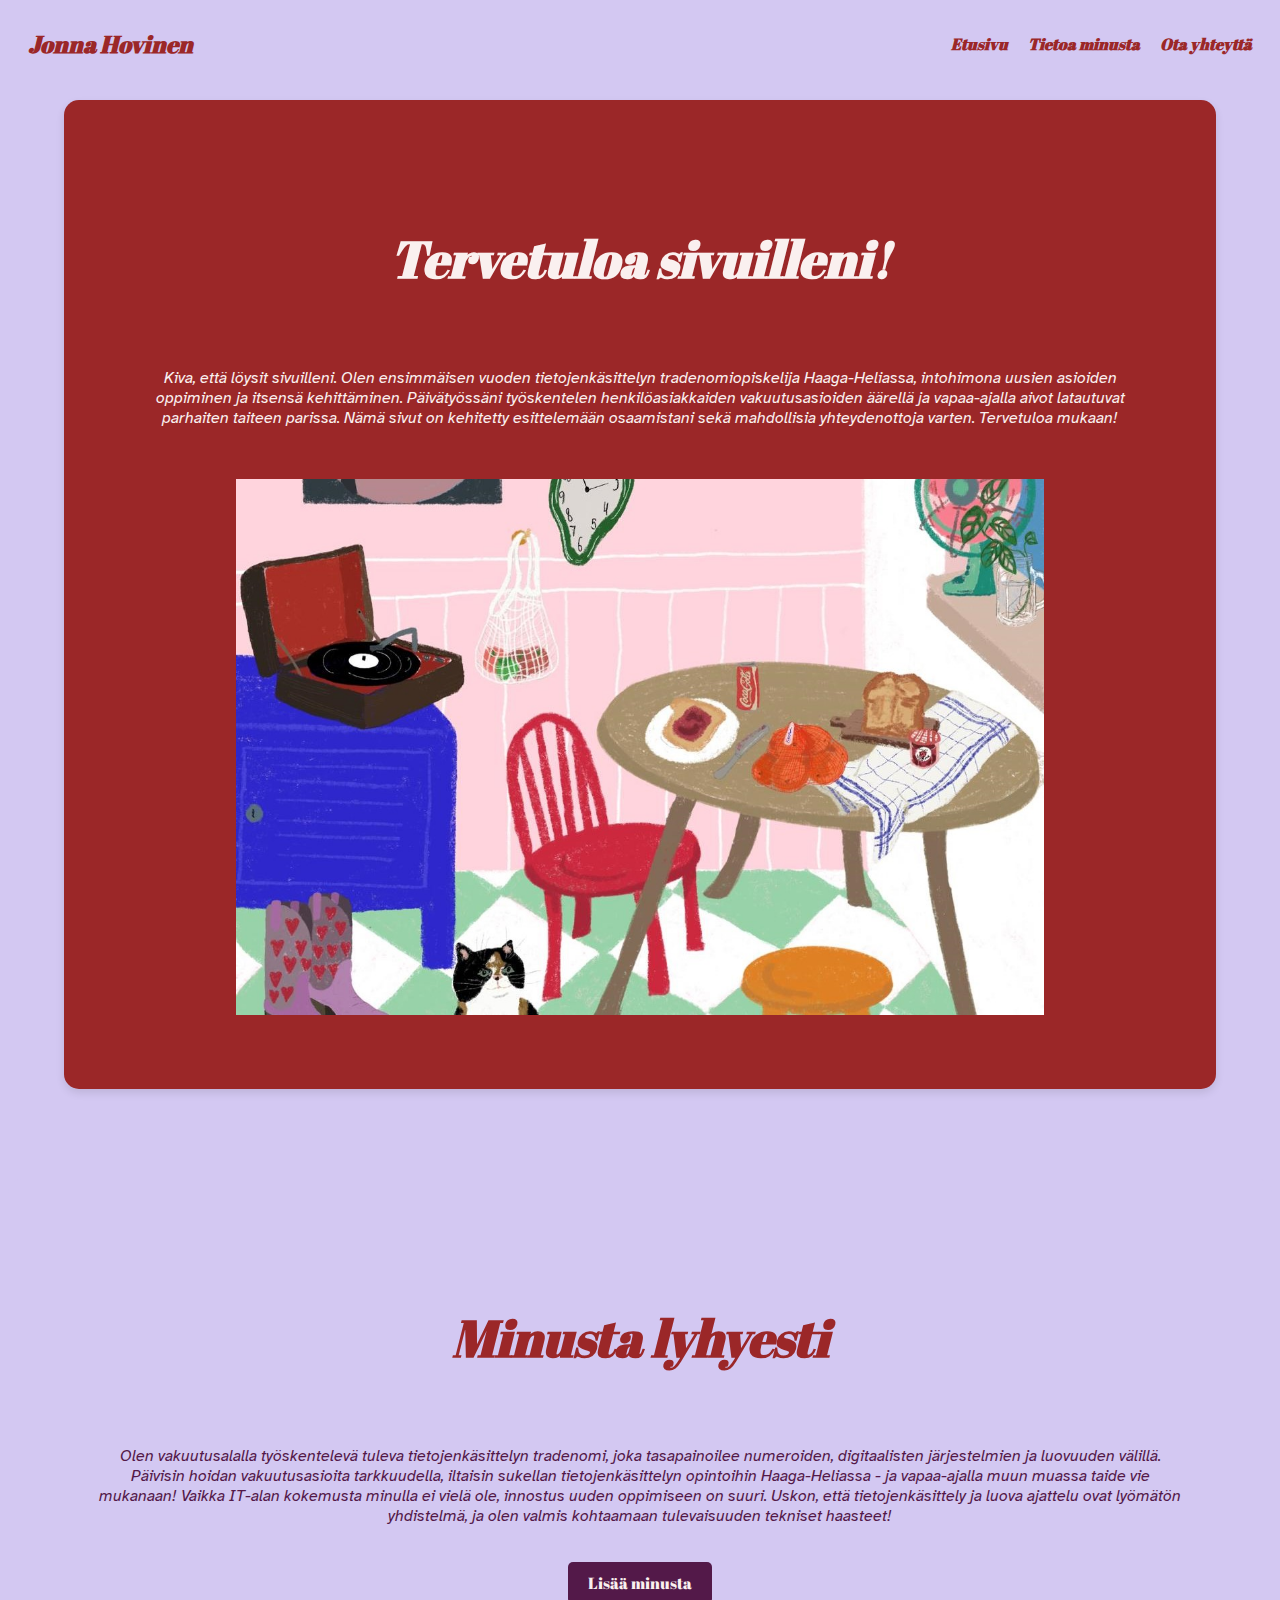
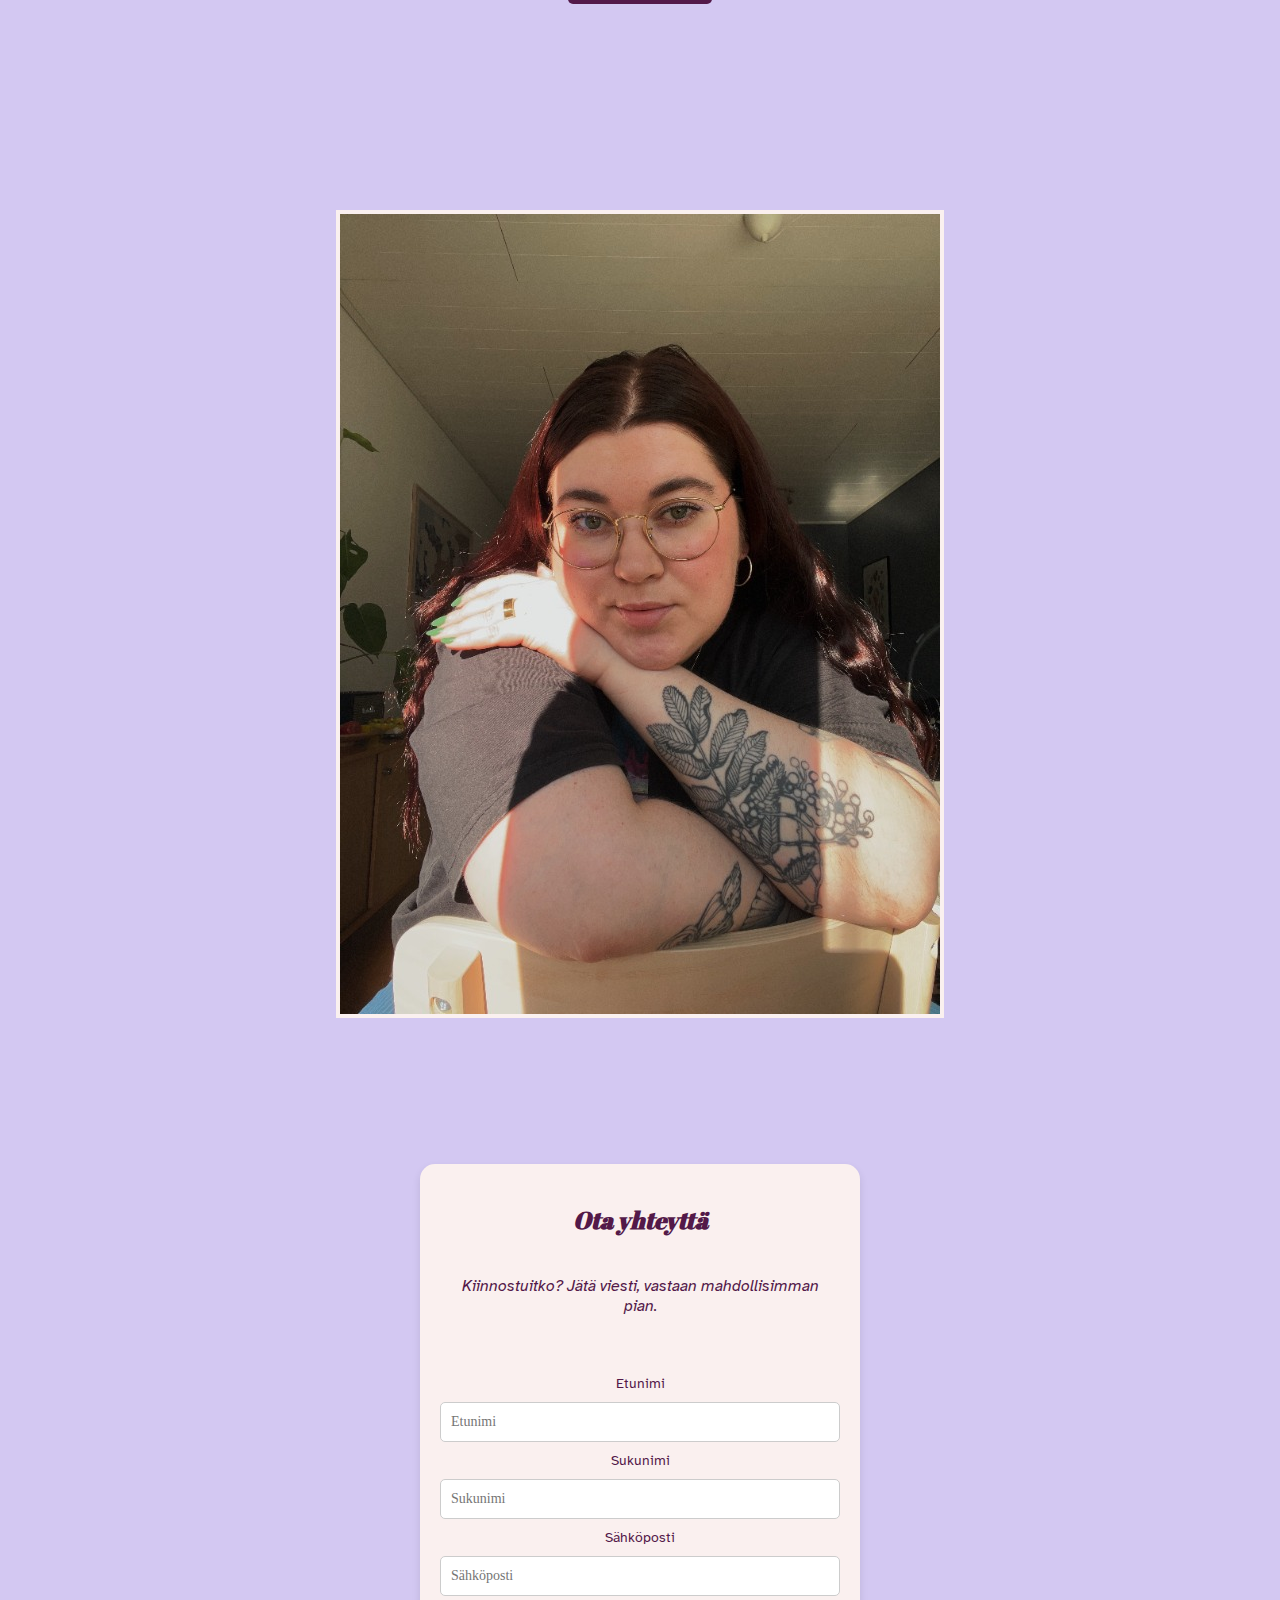
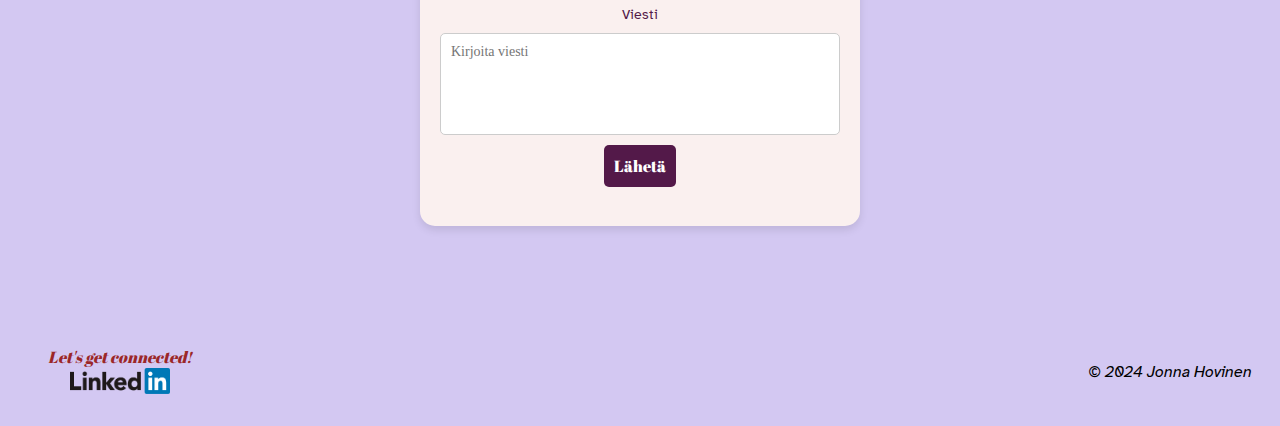
<file: index.html>
<!DOCTYPE html>
<html lang="fi">
<head>
    <meta charset="UTF-8">
    <meta name="viewport" content="width=device-width, initial-scale=1.0">
    <title>Jonna Hovinen</title>
    <link rel="stylesheet" href="style.css">
    <link rel="preconnect" href="https://fonts.googleapis.com">
    <link rel="preconnect" href="https://fonts.gstatic.com" crossorigin>
    <link href="https://fonts.googleapis.com/css2?family=Abril+Fatface&family=Atkinson+Hyperlegible:ital,wght@0,400;0,700;1,400;1,700&display=swap" rel="stylesheet">
</head>
<body>
    <header>
        <!-- sivun nimi vasemmassa reunassa -->
        <div class="site-title">Jonna Hovinen</div>
        <!-- valikko -->
        <label class="menu-toggle" for="menu-checkbox">
            <span></span>
            <span></span>
            <span></span>
        </label>
        <input type="checkbox" id="menu-checkbox" style="display: none;">
        <!-- navigointi -->
        <nav>
            <ul>
                <li><a href="index.html">Etusivu</a></li>
                <li><a href="tietoaminusta.html">Tietoa minusta</a></li>
                <li><a href="otayhteytta.html">Ota yhteyttä</a></li>
            </ul>
        </nav>
    </header>
    <!--tervetuloa-->
    <main>
        <div class="box">
            <h1>Tervetuloa sivuilleni!</h1>
            <p>Kiva, että löysit sivuilleni. Olen ensimmäisen vuoden tietojenkäsittelyn tradenomiopiskelija Haaga-Heliassa, intohimona uusien asioiden oppiminen ja itsensä kehittäminen. Päivätyössäni työskentelen henkilöasiakkaiden vakuutusasioiden äärellä ja vapaa-ajalla aivot latautuvat parhaiten taiteen parissa. Nämä sivut on kehitetty esittelemään osaamistani sekä mahdollisia yhteydenottoja varten. Tervetuloa mukaan!</p>
            <img src="etusivunkuva.jpg" alt="digipiirrostekniikalla piirretty värikäs kuva keittiön tyylísestä asetelmasta" class="box-img" loading="lazy"> 
        </div>
              <!--tervetuloa jälkeen lyhyt esittely ja kuva-->
        <div class="box2">
            <div class="minustalyhyesti">
                <h1>Minusta lyhyesti</h1>
                <p>Olen vakuutusalalla työskentelevä tuleva tietojenkäsittelyn tradenomi, joka tasapainoilee numeroiden, digitaalisten järjestelmien ja luovuuden välillä. Päivisin hoidan vakuutusasioita tarkkuudella, iltaisin sukellan tietojenkäsittelyn opintoihin Haaga-Heliassa - ja vapaa-ajalla muun muassa taide vie mukanaan! Vaikka IT-alan kokemusta minulla ei vielä ole, innostus uuden oppimiseen on suuri. Uskon, että tietojenkäsittely ja luova ajattelu ovat lyömätön yhdistelmä, ja olen valmis kohtaamaan tulevaisuuden tekniset haasteet!</p>
                <a href="tietoaminusta.html" class="button">Lisää minusta</a>
            </div>
        </div>
        <div class="omakuva">
                <img src="omakuva.jpeg" alt="omakuva Jonna Hovinen" class="oma-img">
        </div>
    <!-- yhteydenottolomake -->
        <div class="contact-container">
            <h2>Ota yhteyttä</h2>
            <p>Kiinnostuitko? Jätä viesti, vastaan mahdollisimman pian.</p>
            
            <form name="otayhteytta" method="post" action=mailto:hovinen.jonna@gmail.com class="contact-form">
                <label for="firstname">Etunimi</label>
                <input type="text" id="firstname" name="firstname" placeholder="Etunimi" required>
                <label for="lastname">Sukunimi</label>
                <input type="text" id="lastname" name="lastname" placeholder="Sukunimi" required>
                <label for="email">Sähköposti</label>
                <input type="email" id="email" name="email" placeholder="Sähköposti" required>
                <label for="message">Viesti</label>
                <textarea id="message" name="message" placeholder="Kirjoita viesti" rows="5" required></textarea>
                <input type="hidden" name="_captcha" value="false">
        
                <button type="submit" class="submit-btn">Lähetä</button>
            </form>
        </div>
    </main>
    <!-- footer -->
    <footer>
        <figure style="text-align: center;">
            <figcaption>Let's get connected!</figcaption>
            <a href="https://www.linkedin.com/in/jonna-hovinen-307b62238" target="_blank">
                <img src="LinkedIn_Logo_2013.svg.png" alt="Linkedin palvelun logo" width="100">
            </a>             
        </figure>
        <p>© 2024 Jonna Hovinen</p>
    </footer>

</body>
</html>
</file>
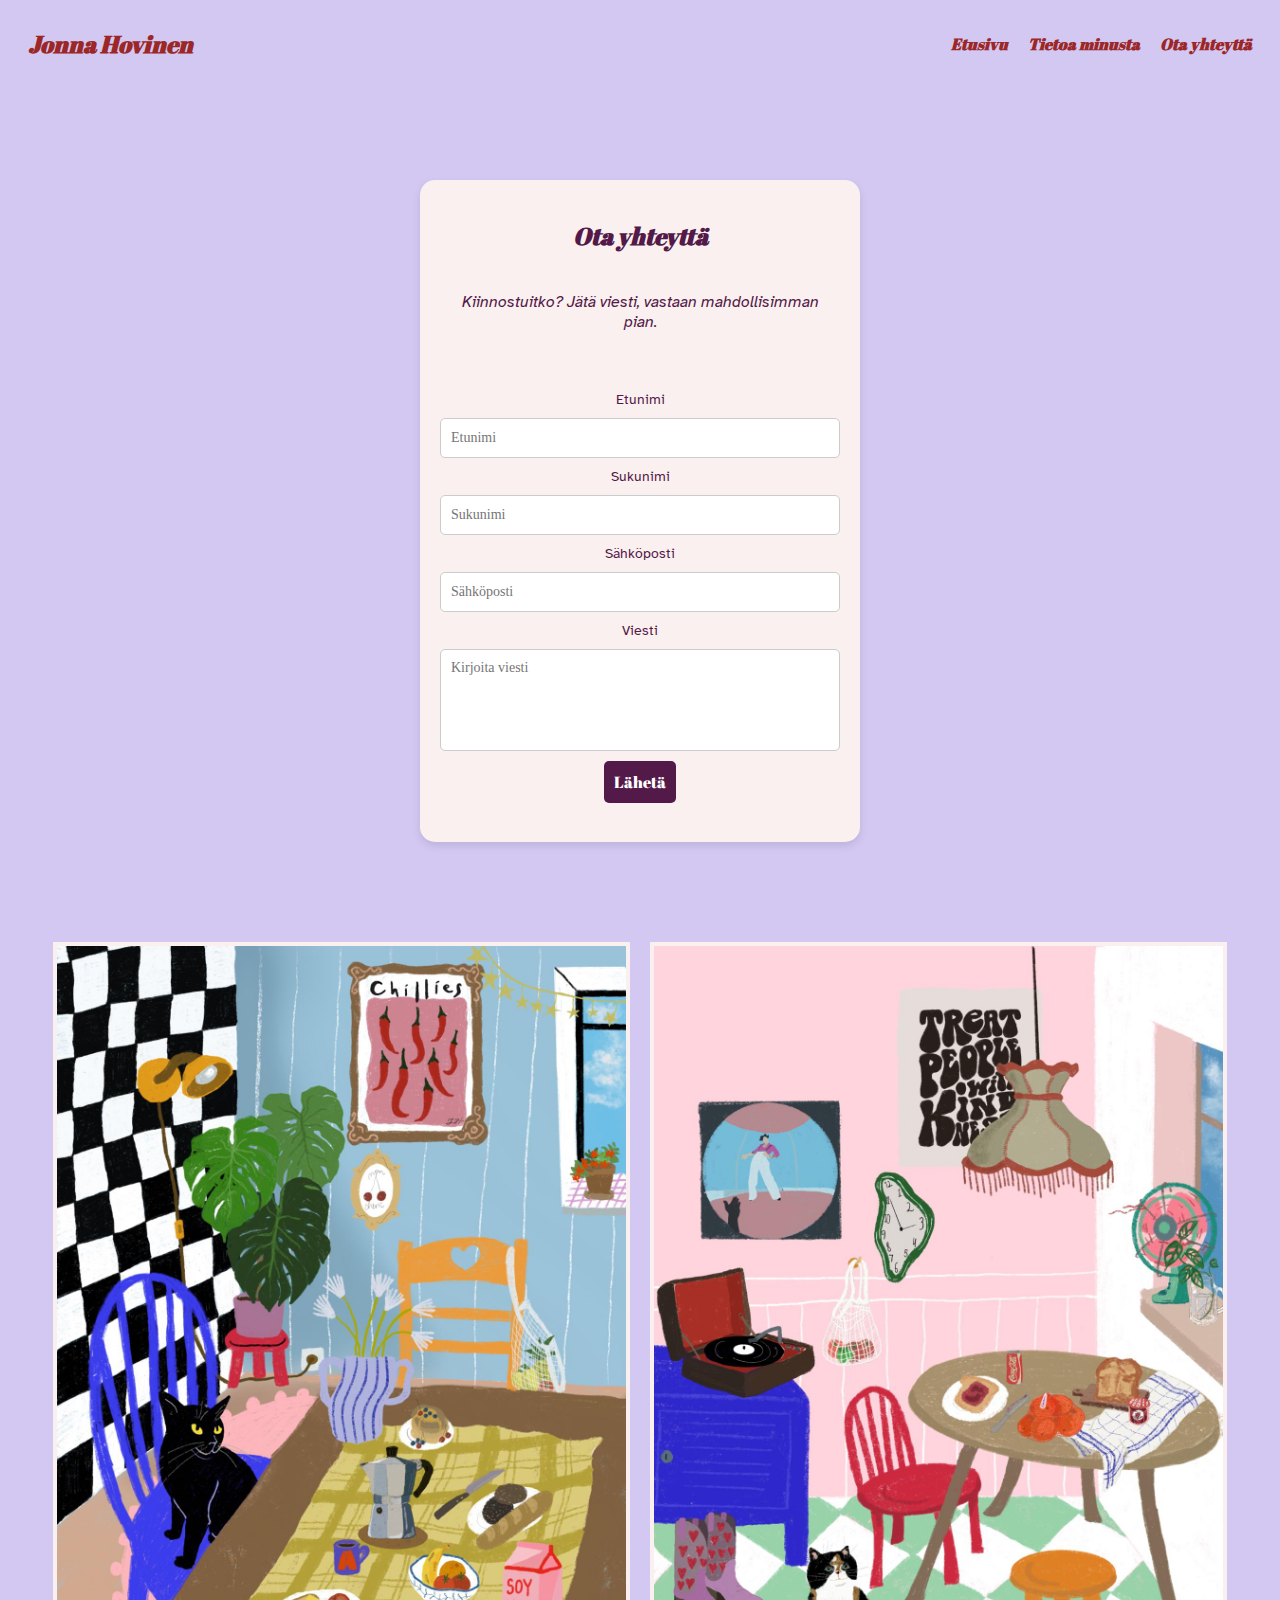
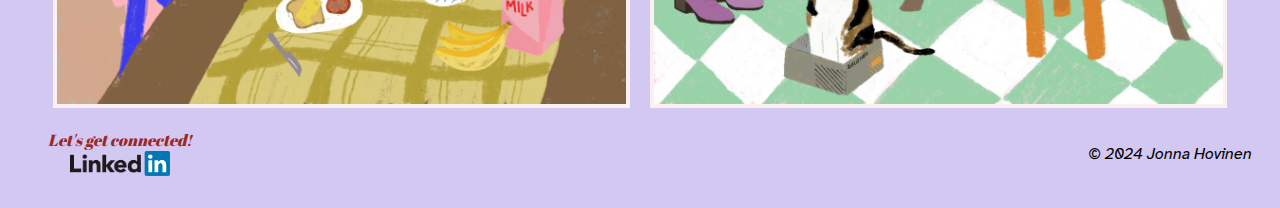
<file: otayhteytta.html>
<!DOCTYPE html>
<html lang="fi">
<head>
    <meta charset="UTF-8">
    <meta name="viewport" content="width=device-width, initial-scale=1.0">
    <title>Jonna Hovinen</title>
    <link rel="stylesheet" href="style.css">
    <link rel="preconnect" href="https://fonts.googleapis.com">
    <link rel="preconnect" href="https://fonts.gstatic.com" crossorigin>
    <link href="https://fonts.googleapis.com/css2?family=Abril+Fatface&family=Atkinson+Hyperlegible:ital,wght@0,400;0,700;1,400;1,700&display=swap" rel="stylesheet">
</head>
<body>
    <header>
        <!-- sivun nimi vasemmassa reunassa -->
        <div class="site-title">Jonna Hovinen</div>
        
        <!-- valikko -->
        <label class="menu-toggle" for="menu-checkbox">
            <span></span>
            <span></span>
            <span></span>
        </label>
        <input type="checkbox" id="menu-checkbox" style="display: none;">
    
        <!-- navigointi -->
        <nav>
            <ul>
                <li><a href="index.html">Etusivu</a></li>
                <li><a href="tietoaminusta.html">Tietoa minusta</a></li>
                <li><a href="otayhteytta.html">Ota yhteyttä</a></li>
            </ul>
        </nav>
    </header>

    <main>
        <div class="contact-container">
            <h2>Ota yhteyttä</h2>
            <p>Kiinnostuitko? Jätä viesti, vastaan mahdollisimman pian.</p>
            
            <form name="otayhteytta" method="post" action=mailto:hovinen.jonna@gmail.com class="contact-form">
                <label for="firstname">Etunimi</label>
                <input type="text" id="firstname" name="firstname" placeholder="Etunimi" required>
                <label for="lastname">Sukunimi</label>
                <input type="text" id="lastname" name="lastname" placeholder="Sukunimi" required>
                <label for="email">Sähköposti</label>
                <input type="email" id="email" name="email" placeholder="Sähköposti" required>
                <label for="message">Viesti</label>
                <textarea id="message" name="message" placeholder="Kirjoita viesti" rows="5" required></textarea>
        
                <button type="submit" class="submit-btn">Lähetä</button>
            </form>
        </div>

        <div class="image-container">
            <img src="kuva1.jpg" alt="digipiirtämistekniikalla toteutettu värikäs kuva keittiön tyyppisestä asetelmasta">
            <img src="kuva2.jpg" alt="digipiirtämistekniikalla toteutettu värikäs kuva keittiön tyyppisestä asetelmasta">
        </div>     
    </main> 
    
    <footer>
        <figure style="text-align: center;">
            <figcaption>Let's get connected!</figcaption>
            <a href="https://www.linkedin.com/in/jonna-hovinen-307b62238" target="_blank">
                <img src="LinkedIn_Logo_2013.svg.png" alt="Linkedin palvelun logo" width="100">
            </a>             
        </figure>
        <p>© 2024 Jonna Hovinen</p>
    </footer>
</body>
</html>
</file>
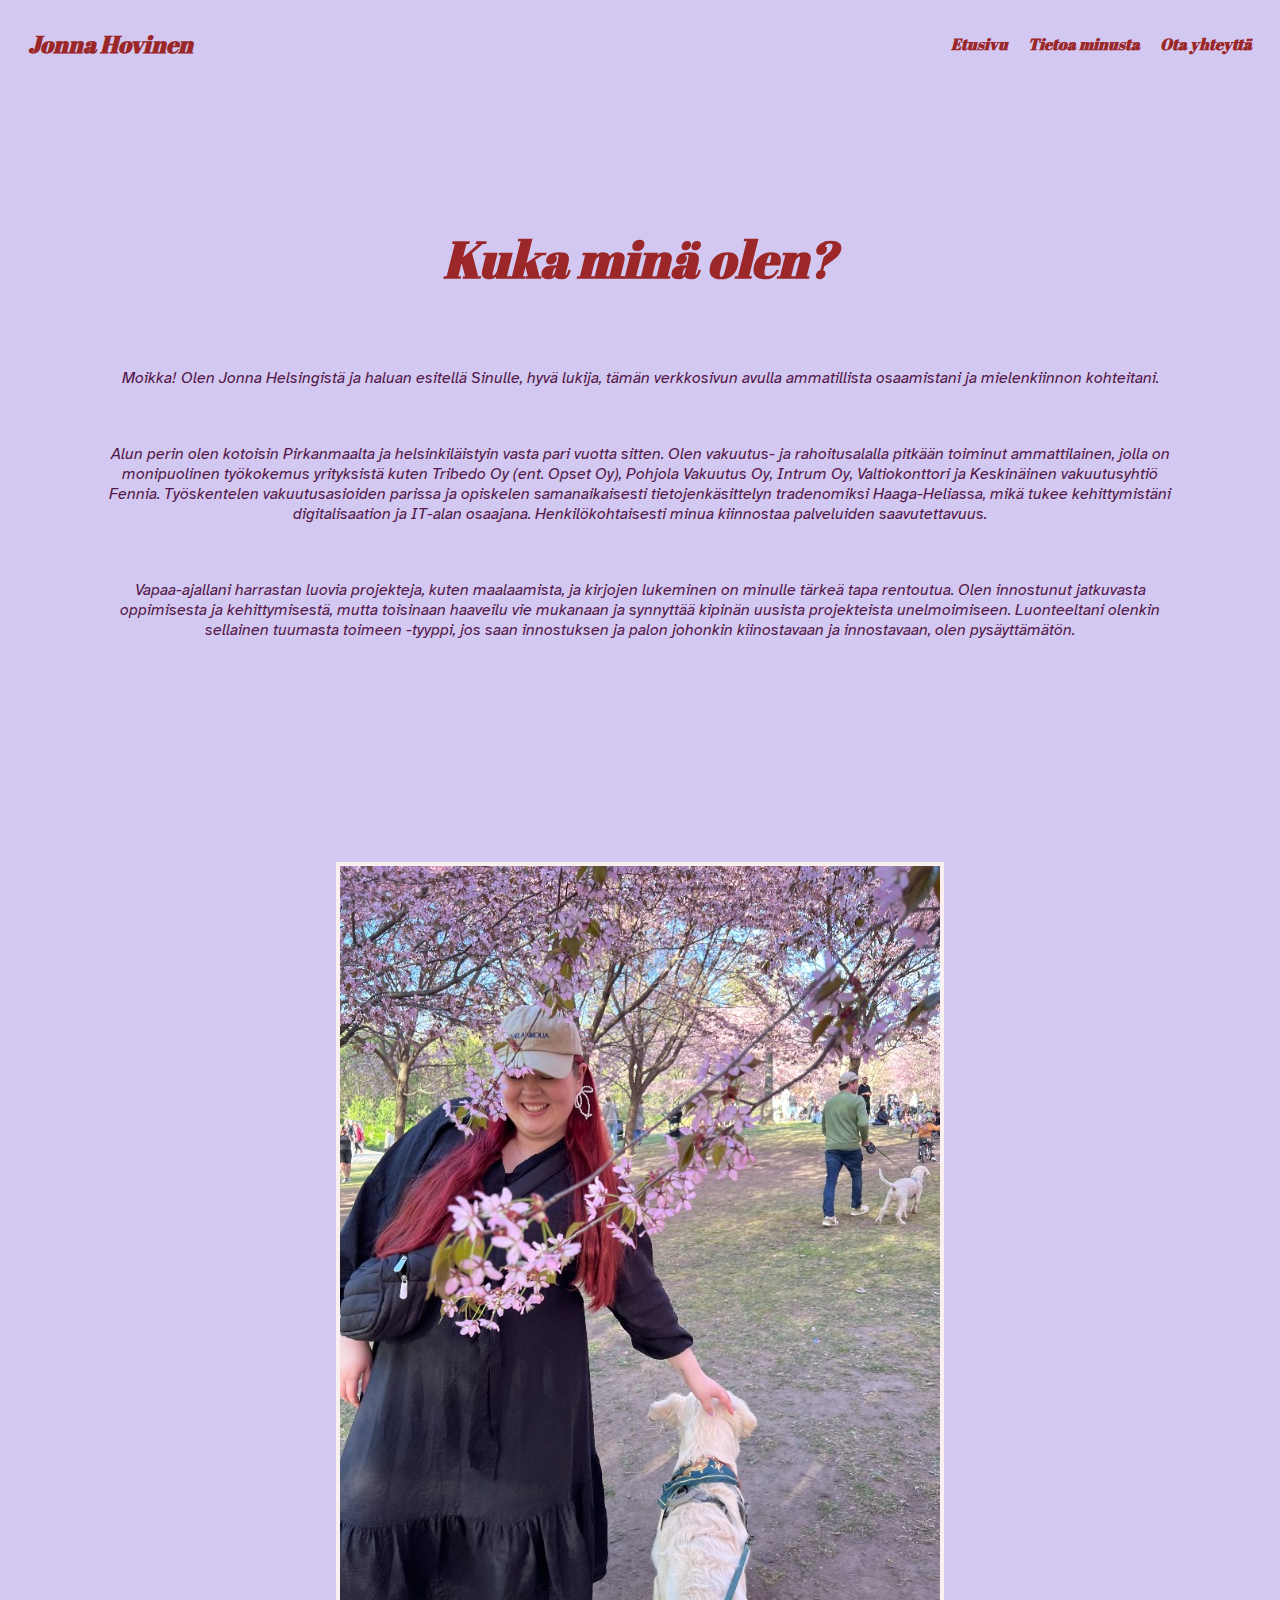
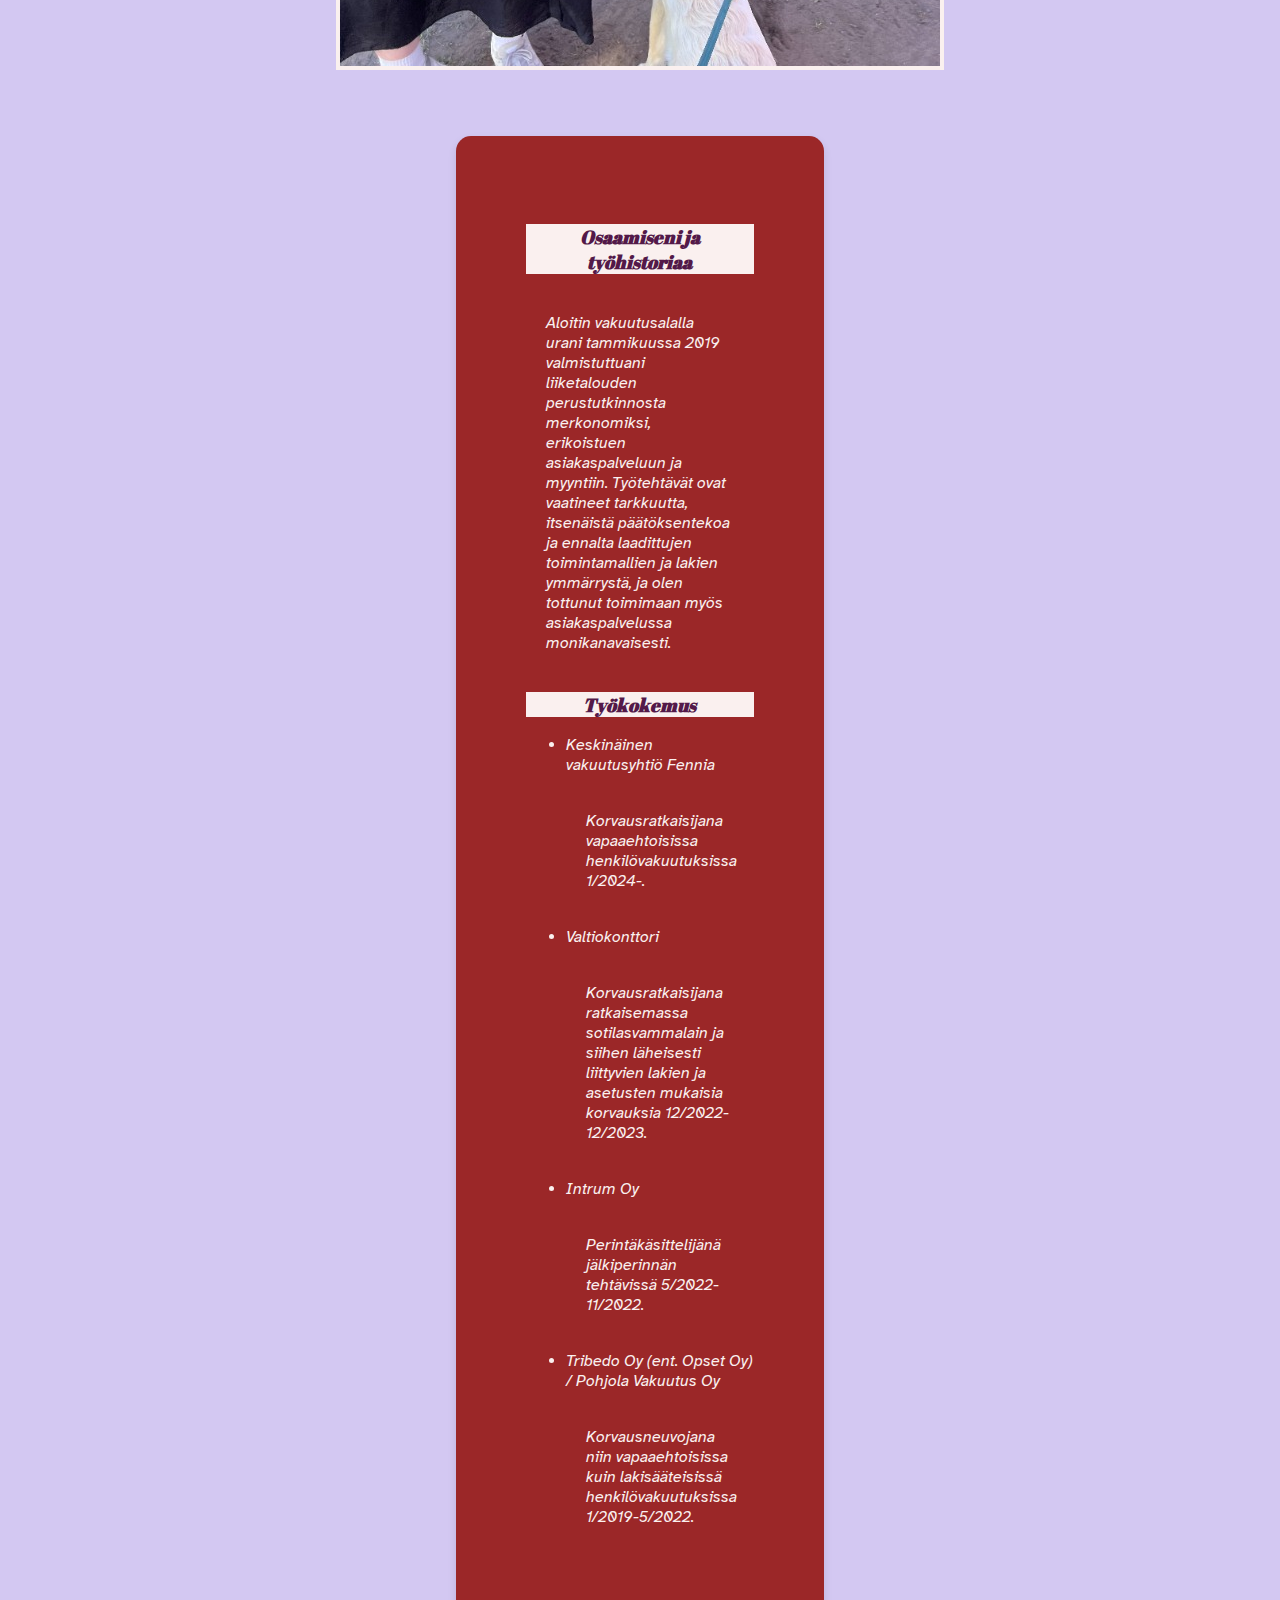
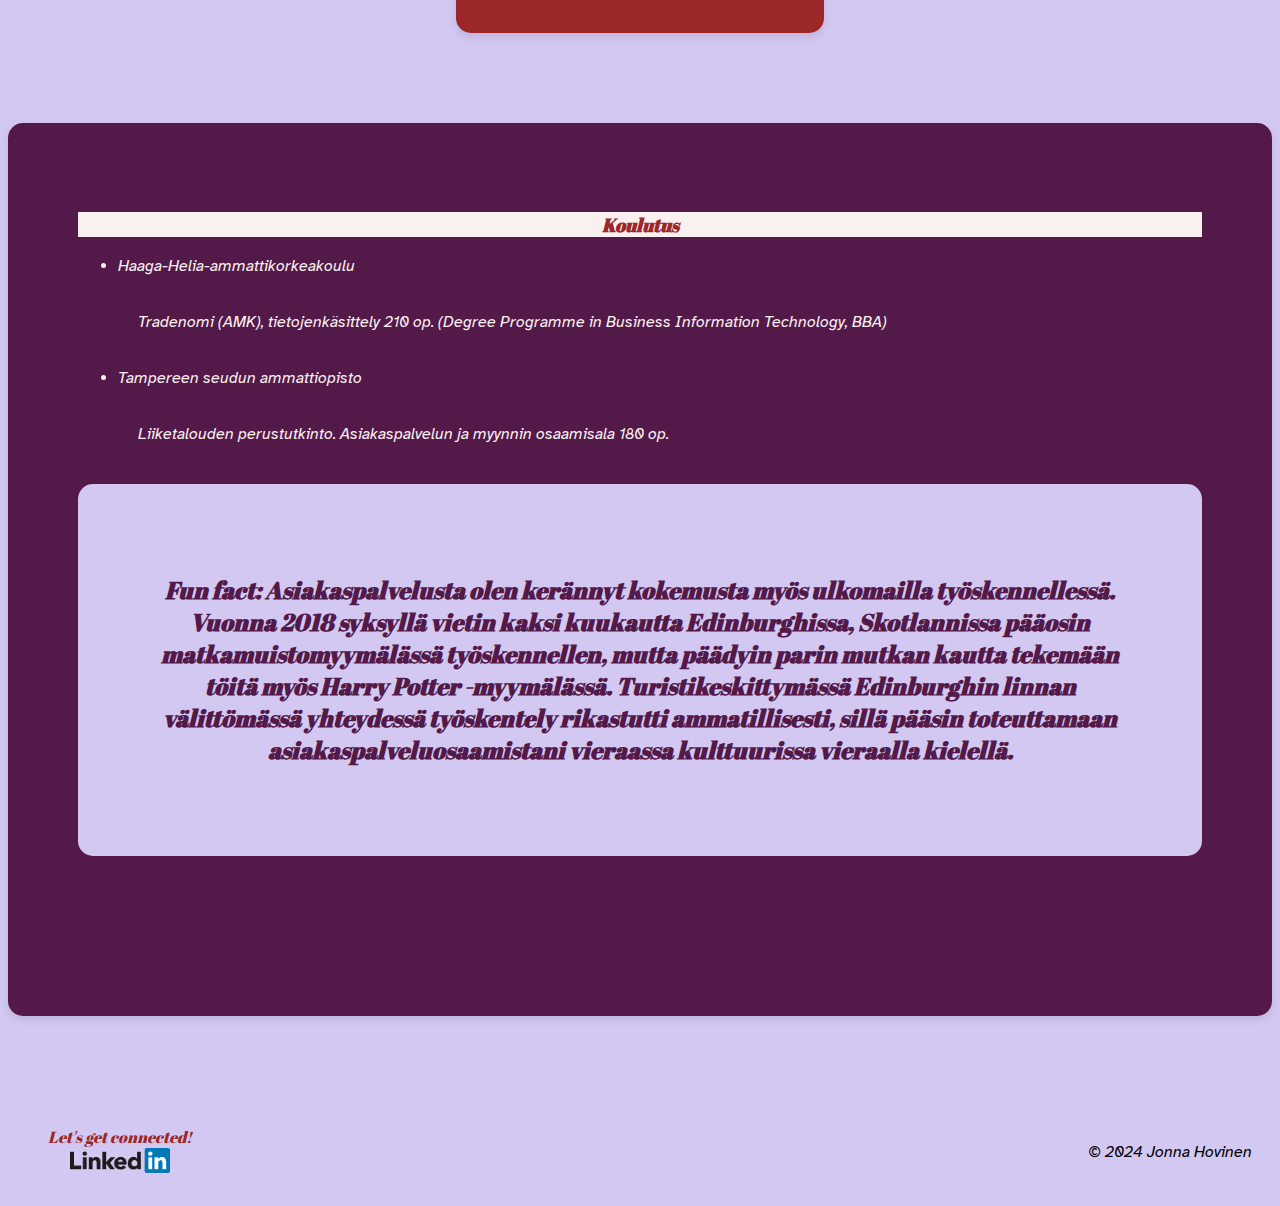
<file: tietoaminusta.html>
<!DOCTYPE html>
<html lang="fi">
<head>
    <meta charset="UTF-8">
    <meta name="viewport" content="width=device-width, initial-scale=1.0">
    <title>Jonna Hovinen</title>
    <link rel="stylesheet" href="style.css">
    <link rel="preconnect" href="https://fonts.googleapis.com">
    <link rel="preconnect" href="https://fonts.gstatic.com" crossorigin>
    <link href="https://fonts.googleapis.com/css2?family=Abril+Fatface&family=Atkinson+Hyperlegible:ital,wght@0,400;0,700;1,400;1,700&display=swap" rel="stylesheet">
</head>
<body>
    <header>
        <!-- sivun nimi vasemmassa reunassa -->
        <div class="site-title">Jonna Hovinen</div>
        
        <!-- valikko -->
        <label class="menu-toggle" for="menu-checkbox">
            <span></span>
            <span></span>
            <span></span>
        </label>
        <input type="checkbox" id="menu-checkbox" style="display: none;">
    
        <!-- navigointi -->
        <nav>
            <ul>
                <li><a href="index.html">Etusivu</a></li>
                <li><a href="tietoaminusta.html">Tietoa minusta</a></li>
                <li><a href="otayhteytta.html">Ota yhteyttä</a></li>
            </ul>
        </nav>
    </header>
    <!--esittely-->
    <main>
        <div class="box3">
            <div class="tietoaminusta">
                <h1>Kuka minä olen?</h1>
                <p>Moikka! Olen Jonna Helsingistä ja haluan esitellä Sinulle, hyvä lukija, tämän verkkosivun avulla ammatillista osaamistani ja mielenkiinnon kohteitani. </p> 
                <p> Alun perin olen kotoisin Pirkanmaalta ja helsinkiläistyin vasta pari vuotta sitten. Olen vakuutus- ja rahoitusalalla pitkään toiminut ammattilainen, jolla on monipuolinen työkokemus yrityksistä kuten Tribedo Oy (ent. Opset Oy), Pohjola Vakuutus Oy, Intrum Oy, Valtiokonttori ja Keskinäinen vakuutusyhtiö Fennia. Työskentelen vakuutusasioiden parissa ja opiskelen samanaikaisesti tietojenkäsittelyn tradenomiksi Haaga-Heliassa, mikä tukee kehittymistäni digitalisaation ja IT-alan osaajana. Henkilökohtaisesti minua kiinnostaa palveluiden saavutettavuus.</p>
                <p>Vapaa-ajallani harrastan luovia projekteja, kuten maalaamista, ja kirjojen lukeminen on minulle tärkeä tapa rentoutua. Olen innostunut jatkuvasta oppimisesta ja kehittymisestä, mutta toisinaan haaveilu vie mukanaan ja synnyttää kipinän uusista projekteista unelmoimiseen. Luonteeltani olenkin sellainen tuumasta toimeen -tyyppi, jos saan innostuksen ja palon johonkin kiinostavaan ja innostavaan, olen pysäyttämätön.</p>
            </div>
        </div>

        <div class="omakuva">
            <img src="kuvaminusta.jpeg" alt="omakuva sivun omistajasta" class="kuvaminusta-img">
        </div>
    <!--osaaminen- ja koulutusboksit luetteloineen-->
                    
    <div class="osaaminen">
        <h3>Osaamiseni ja työhistoriaa</h3>
        <p>Aloitin vakuutusalalla urani tammikuussa 2019 valmistuttuani liiketalouden perustutkinnosta merkonomiksi, erikoistuen asiakaspalveluun ja myyntiin. Työtehtävät ovat vaatineet tarkkuutta, itsenäistä päätöksentekoa ja ennalta laadittujen toimintamallien ja lakien ymmärrystä, ja olen tottunut toimimaan myös asiakaspalvelussa monikanavaisesti.</p>
    
        <h3>Työkokemus</h3>
        <div class="tyokokemus">
            <ul>
                <li>Keskinäinen vakuutusyhtiö Fennia
                    <p>Korvausratkaisijana vapaaehtoisissa henkilövakuutuksissa 1/2024-.</p>
                </li>
                <li>Valtiokonttori
                    <p>Korvausratkaisijana ratkaisemassa sotilasvammalain ja siihen läheisesti liittyvien lakien ja asetusten mukaisia korvauksia 12/2022-12/2023.</p>
                </li>
                <li>Intrum Oy
                    <p>Perintäkäsittelijänä jälkiperinnän tehtävissä 5/2022-11/2022.</p>
                </li>
                <li>Tribedo Oy (ent. Opset Oy) / Pohjola Vakuutus Oy
                    <p>Korvausneuvojana niin vapaaehtoisissa kuin lakisääteisissä henkilövakuutuksissa 1/2019-5/2022.</p>
                </li>
            </ul>
        </div>
    </div>

    
           
    <div class="koulutus">
        <h3>Koulutus</h3>
            <div class="lista">
                <ul>
                    <li>Haaga-Helia-ammattikorkeakoulu
                        <p>Tradenomi (AMK), tietojenkäsittely 210 op. (Degree Programme in Business Information Technology, BBA)</p>
                    </li>
                    <li>Tampereen seudun ammattiopisto
                        <p>Liiketalouden perustutkinto. Asiakaspalvelun ja myynnin osaamisala 180 op.</p>
                    </li>
                </ul>
            </div>
            <!--funfact-->
            <div class="box2">
                <div class="funfact">
                    <h2>Fun fact: Asiakaspalvelusta olen kerännyt kokemusta myös ulkomailla työskennellessä. Vuonna 2018 syksyllä vietin kaksi kuukautta Edinburghissa, Skotlannissa pääosin matkamuistomyymälässä työskennellen, mutta päädyin parin mutkan kautta tekemään töitä myös Harry Potter -myymälässä. Turistikeskittymässä Edinburghin linnan välittömässä yhteydessä työskentely rikastutti ammatillisesti, sillä pääsin toteuttamaan asiakaspalveluosaamistani vieraassa kulttuurissa vieraalla kielellä.</h2>
                </div>
    </div>    
</div>
</main>
      
    <footer>
        <figure style="text-align: center;">
            <figcaption>Let's get connected!</figcaption>
            <a href="https://www.linkedin.com/in/jonna-hovinen-307b62238" target="_blank">
                <img src="LinkedIn_Logo_2013.svg.png" alt="Linkedin logo" width="100">
            </a>             
        </figure>
        <p>© 2024 Jonna Hovinen</p>
    </footer>
</body>
</html>
</file>
<file: style.css>
/* sivun taustaväri */
body {
    background-color: #D3C8F2; 
}
/* ylävalikon tyyli */
header {
    display: flex; 
    justify-content: space-between;
    align-items: center;
    background-color: #D3C8F2;
    color: #9B2728;
    padding: 10px 20px;
}
@media (max-width: 768px) {
  .container {
    width: 100%;
    padding: 10px;
  }
}
@media (max-width: 480px) {
  body {
    font-size: 16px;
  }
}
.site-title {
    font-size: 1.5em;
    font-weight: bold;
}
/* valikon tyyli */
.menu-toggle {
    display: none;
    flex-direction: column;
    cursor: pointer;
}
.menu-toggle span {
    background-color: #9B2728;
    height: 3px;
    width: 25px;
    margin: 4px 0;
    transition: all 0.3s ease;
}
nav ul {
    list-style-type: none;
    margin: 0;
    padding: 0;
    display: flex;
    gap: 20px;
}
nav ul li {
    display: inline;
}
nav ul li a {
    color: #9B2728;
    text-decoration: none;
    font-weight: bold;
}
nav ul li a:hover {
    text-decoration: underline;
}
@media (max-width: 768px) {
    nav ul {
        flex-direction: column;
        position: absolute;
        top: 60px;
        right: 0;
        background-color: #FAF0EF;
        width: 200px;
        height: 0;
        overflow: hidden;
        transition: height 0.3s ease;
    }

    nav ul li {
        margin: 0;
        text-align: right;
        padding: 10px 20px; 
    }

    .menu-toggle {
        display: flex;
    }

    #menu-checkbox:checked + nav ul {
        height: 200px;
    }
}
/* etusivun laatikon tyyli */
.box {
    background-color: #9B2728; 
    color: #FAF0EF;             
    padding: 70px;             
    width: 80%;           
    margin: 20px auto;         
    text-align: center;        
    border-radius: 0px;       
    margin-bottom: 90px;
    border-radius: 15px;
    box-shadow: 0 4px 8px rgba(0, 0, 0, 0.1);    
}
.box img {
    width: 80%;         
    height: auto;        
    margin-top: 15px;    
    border-radius: 0px;  
}
/* etusivun laatikon fontit */
.abril-fatface-regular {
    font-family: "Abril Fatface", serif;
    font-weight: 400;
    font-style: normal;
  }
  /* header ja tyylit */
  header {
    font-family: 'Abril Fatface', serif; 
    font-size: 16px;                  
    font-weight: 700;                 
    padding: 20px;
    font-style: italic;
}
/* etusivun laatikon tekstit */
h1 {
    font-family: 'Abril Fatface', serif; 
    padding: 20px;
    font-size: 4vw;
    font-style: italic;
    }
p {
    font-family: 'Atkinson Hyperlegible', serif; 
    padding: 20px;
    font-style: italic;
}
/* etusivun esittelyn sijoitus */
.box2 {
    background-color: #D3C8F2; 
    color: #FAF0EF;             
    padding: 70px;             
    width: auto;
    max-width: 100%;             
    margin: 20px auto;         
    text-align: center;        
    border-radius: 0px;       
    margin-bottom: 90px;
    border-radius: 15px;
} 
.box2 h1 {
    color: #9B2728;
}
.box2 h2 {
    color: #531949;
}
.box2 p {
    color: #531949;
}
.box3 {
    background-color: #D3C8F2; 
    color: #FAF0EF;             
    padding: 70px;             
    width: auto;
    max-width: 100%;             
    margin: 20px auto;         
    text-align: center;        
    border-radius: 0px;       
    margin-bottom: 90px;
    border-radius: 15px;
}
.box3 h1 {
    color: #9B2728;
}
.box3 p {
    color: #531949;
}  
.minustalyhyesti {
    text-align: center;
}
.button {
    display: inline-flex;
    background-color: #531949; 
    color: #FAF0EF;              
    font-family: 'Abril Fatface', serif;
    padding: 10px 20px;        
    text-align: center;       
    text-decoration: none;
    font-size: 16px;
    border-radius: 5px;      
}
.button:hover {
    background-color: #9B2728;
}
/* etusivun omakuvan tyylittelyt */
.omakuva {
    display: flex;
    justify-content: center;
    align-items: center;
    height: 100vh; 
    margin-top: 15px;
}
.oma-img {
    width: auto;
    height: auto;
    border: 4px solid #FAF0EF;     
}
@media (max-width: 480px) {
    oma-img {
        width: 70%; 
        height: auto; 
        margin: 0 auto; 
    }
}
.kuvaminusta-img {
    width: auto;
    height: auto;
    border: 4px solid #FAF0EF;
    margin-bottom: 40px;
}
@media (max-width: 480px) {
    kuvaminusta-img {
        width: 70%; 
        height: auto; 
        margin: 0 auto; 
    }
}
/* yhteydenottoboksi */
form {
    font-family: 'Atkinson Hyperlegible', serif;
    background-color: #FAF0EF;
    color: #531949;
    display: flex;
    justify-content: center;
    align-items: center;
    height: 50vh;
    margin: 0;
}
.input-group {
    margin-bottom: 15px;
}
.input-group label {
    display: flex;
    font-size: 14px;
    margin-bottom: 5px;
    color: #531949;
}
.input-group input,
.input-group textarea {
    width: 100%;
    padding: 10px;
    border: 4px solid #531949;
    border-radius: 50px;
    font-size: 14px;
    color: #531949;
}
textarea {
    border-radius: 15px;
}
.name-section {
    display: flex;
    justify-content: space-between;
}
.name-section .input-group {
    width: 48%;
}
.submit-btn {
    background-color: #6d6875;
    color: #FAF0EF;
    padding: 10px 20px;
    border: none;
    border-radius: 25px;
    font-size: 16px;
    cursor: pointer;
}
.submit-btn:hover {
    background-color: #4c4757;
}
.contact-container {
    background-color: #FAF0EF; 
    padding: 20px;
    border-radius: 15px;
    box-shadow: 0 4px 8px rgba(0, 0, 0, 0.1);
    max-width: 400px;
    width: 100%;
    text-align: center;
    margin-top: 20px;
    margin: 100px auto;
}
.contact-container h2 {
    font-family: 'Abril Fatface', serif;
    font-size: 24px;
    color: #531949;
    font-style: italic;
}
.contact-container p {
    font-size: 16px;
    color: #531949;
    margin-bottom: 20px;
}
.contact-form {
    display: flex;
    flex-direction: column;
    gap: 10px;
}
.contact-form label {
    font-family: 'Atkinson Hyperlegible', serif;
    text-align: left;
    font-size: 14px;
    color: #531949;
}
.contact-form input, .contact-form textarea {
    width: 100%;
    padding: 10px;
    border-radius: 5px;
    border: 1px solid #ccc;
    box-sizing: border-box;
}
.contact-form input[type="text"], .contact-form input[type="email"] {
    font-family: 'Atkinson Hyperlegilbe', serif;
    font-size: 14px;
    height: 40px;
}
.contact-form textarea {
    font-family: 'Atkinson Hyperligble', serif;
    font-size: 14px;
    resize: none; /* Estää koon muuttamisen */
}
.submit-btn {
    background-color: #531949; /* Nappulan taustaväri */
    color: white;
    border: none;
    padding: 10px;
    font-size: 16px;
    font-family: 'Abril Fatface', serif;
    border-radius: 5px;
    cursor: pointer;
    transition: background-color 0.3s ease;
}
.submit-btn:hover {
    background-color: #9B2728; /* Tummempi hover-efekti */
}
/* toisen sivun tekstin tyylittelyt */
.tietoaminusta {
    text-align: center;
}
/* kakkossivun eka boksi */
.osaaminen {
    background-color: #9B2728; 
    color: #FAF0EF;             
    padding: 70px;             
    width: 80%;
    max-width: 18%;             
    margin:auto;         
    text-align: center;        
    margin-bottom: 90px;
    border-radius: 15px;
    box-shadow: 0 4px 8px rgba(0, 0, 0, 0.1);    
}
.osaaminen h3 {
    font-family: 'Abril Fatface', serif; 
    font-style: italic;
    background-color: #FAF0EF;
    color: #531949;
}
.osaaminen p {
    text-align: left;
}
.tyokokemus {
    text-align: left;
    font-family: 'Atkinson Hyperlegible', serif;
    font-style: italic;
}
/* tokan sivun viimeisen tekstin tyylittelyt */
.funfact h2 {
    font-family: 'Abril Fatface', serif; 
    text-align: center;
    font-style: italic;
}
/* kakkossivun toinen boksi*/
.koulutus {
    background-color: #531949; 
    color: #FAF0EF;             
    padding: 70px;             
    width: auto;
    max-width: 100%;             
    margin:auto;         
    text-align: center;        
    margin-bottom: 90px;
    border-radius: 15px;
    box-shadow: 0 4px 8px rgba(0, 0, 0, 0.1); 
}
.koulutus h3 {
    font-family: 'Abril Fatface', serif; 
    font-style: italic;
    background-color: #FAF0EF;
    color: #9B2728;
}
.lista {
    text-align: left;
    font-family: 'Atkinson Hyperlegible', serif;
    font-style: italic;
    color:#FAF0EF
}
/* kolmossivun kuvat */
.image-container {
    display: flex;            
    justify-content: center;   
    gap: 20px;                 
}
.image-container img {
    width: 45%;               
    height: auto; 
    border: 4px solid #FAF0EF;            
}
footer {
    display: flex; 
    justify-content: space-between;
    align-items: center;
}
figcaption {
    font-family: 'Abril Fatface', serif;
    font-style: italic;
    color: #9B2728;
}
@media only screen and (min-width: 1025px) {
    .content {
        width: 55%;
    }
}
</file>
